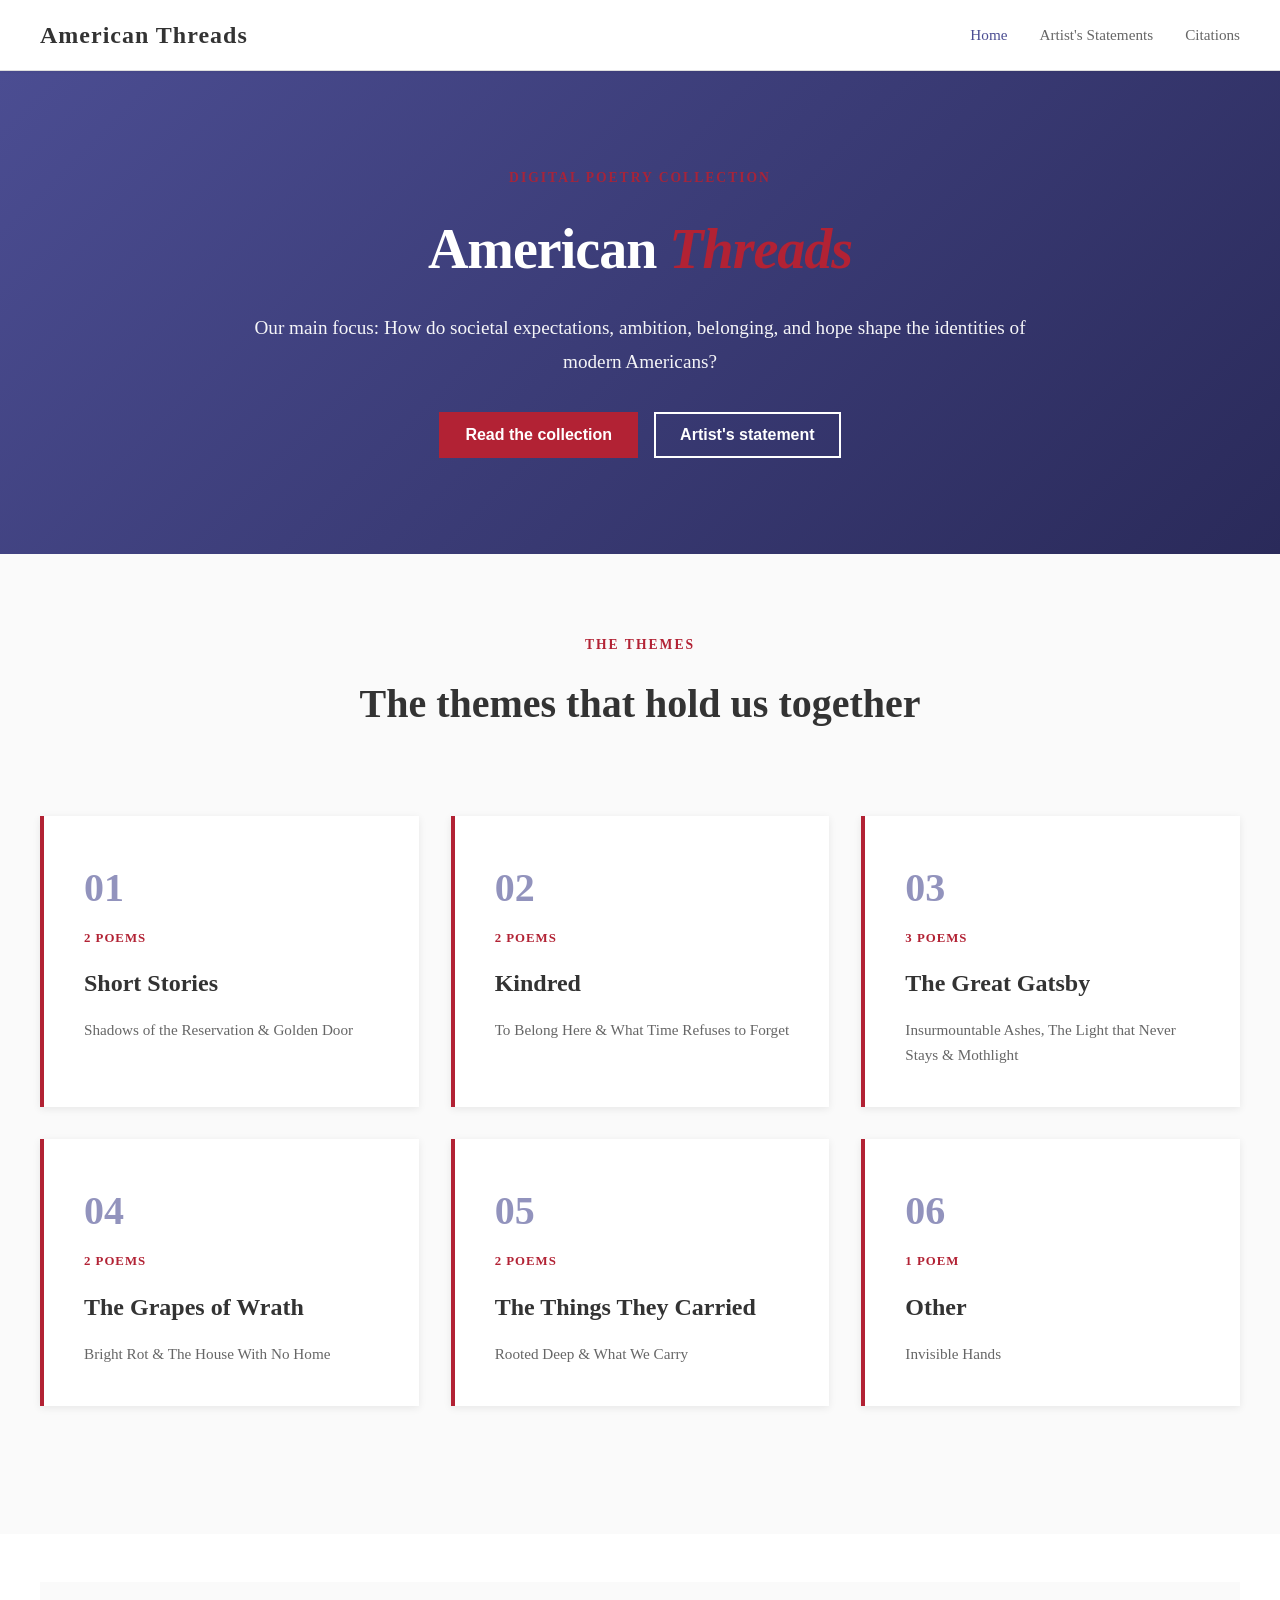
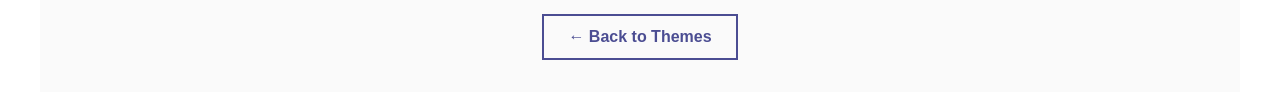
<file: index.html>
<!DOCTYPE html>
<html lang="en">
<head>
    <meta charset="UTF-8">
    <meta name="viewport" content="width=device-width, initial-scale=1.0">
    <title>American Threads</title>
    <link rel="stylesheet" href="style.css">
</head>
<body>
    <!-- Navigation Bar -->
    <nav class="navbar">
        <div class="nav-container">
            <div class="nav-logo">American Threads</div>
            <ul class="nav-menu">
                <li><a href="#home" class="nav-link active">Home</a></li>
                <li><a href="#artist-statements" class="nav-link">Artist's Statements</a></li>
                <li><a href="#citations" class="nav-link">Citations</a></li>
            </ul>
        </div>
    </nav>

    <!-- Hero Header -->
    <header class="hero-header">
        <div class="hero-content">
            <p class="hero-label">DIGITAL POETRY COLLECTION</p>
            <h1 class="hero-title">American <span class="italic-word">Threads</span></h1>
            <p class="hero-subtitle">Our main focus: How do societal expectations, ambition, belonging, and hope shape the identities of modern Americans?</p>
            <div class="hero-buttons">
                <button class="btn btn-primary" id="readBtn">Read the collection</button>
                <button class="btn btn-secondary" id="statementBtn">Artist's statement</button>
            </div>
        </div>
    </header>

    <!-- Themes Section -->
    <section id="poems" class="themes-section">
        <div class="container">
            <div class="section-header">
                <p class="section-label">THE THEMES</p>
                <h2 class="section-title">The themes that hold us together</h2>

            </div>

            <div class="themes-grid">
                <div class="theme-card" data-theme="short-stories">
                    <p class="theme-number">01</p>
                    <p class="theme-count">2 POEMS</p>
                    <h3 class="theme-name">Short Stories</h3>
                    <p class="theme-desc">Shadows of the Reservation &amp; Golden Door</p>
                </div>

                <div class="theme-card" data-theme="kindred">
                    <p class="theme-number">02</p>
                    <p class="theme-count">2 POEMS</p>
                    <h3 class="theme-name">Kindred</h3>
                    <p class="theme-desc">To Belong Here &amp; What Time Refuses to Forget</p>
                </div>

                <div class="theme-card" data-theme="great-gatsby">
                    <p class="theme-number">03</p>
                    <p class="theme-count">3 POEMS</p>
                    <h3 class="theme-name">The Great Gatsby</h3>
                    <p class="theme-desc">Insurmountable Ashes, The Light that Never Stays &amp; Mothlight</p>
                </div>

                <div class="theme-card" data-theme="grapes-of-wrath">
                    <p class="theme-number">04</p>
                    <p class="theme-count">2 POEMS</p>
                    <h3 class="theme-name">The Grapes of Wrath</h3>
                    <p class="theme-desc">Bright Rot &amp; The House With No Home</p>
                </div>

                <div class="theme-card" data-theme="things-carried">
                    <p class="theme-number">05</p>
                    <p class="theme-count">2 POEMS</p>
                    <h3 class="theme-name">The Things They Carried</h3>
                    <p class="theme-desc">Rooted Deep &amp; What We Carry</p>
                </div>

                <div class="theme-card" data-theme="other">
                    <p class="theme-number">06</p>
                    <p class="theme-count">1 POEM</p>
                    <h3 class="theme-name">Other</h3>
                    <p class="theme-desc">Invisible Hands</p>
                </div>
            </div>
        </div>
    </section>

    <!-- Main Content -->
    <main class="container">
        <!-- Poems Display -->
        <div id="poems-display" class="poems-display hidden">
            <!-- Short Stories Section -->
            <section id="short-stories" class="category-section active">
                <h2>Short Stories</h2>
                <article class="poem-card">
                    <h3>Golden Door</h3>
                    <p class="author">By Anish Thota</p>
                    <div class="poem-card-inner">
                        <div class="poem-text">
                            <p>They said their home was gone</p>
                            <p>left somewhere between</p>
                            <p>crowded roads,</p>
                            <p>refugee camps,</p>
                            <p>and the ocean.</p>
                            <p></p>
                            <p>People saw labels,</p>
                            <p>refugee, foreigner, stranger.</p>
                            <p>as if a person</p>
                            <p>could be reduced to a single word.</p>
                            <p></p>
                            <p>But hope survived</p>
                            <p>not as a promise</p>
                            <p>that everything would be fair,</p>
                            <p>but as a refusal to believe</p>
                            <p>that hardship gets the final word.</p>
                            <p></p>
                            <p>Hope survived.</p>
                            <p></p>
                            <p>It lived in grocery stores</p>
                            <p>built from empty pockets,</p>
                            <p>in children learning new languages,</p>
                            <p>in families planting roots</p>
                            <p>where none existed before.</p>
                            <p></p>
                            <p>The world offered fear,</p>
                            <p>like it was an inheritance,</p>
                            <p>a warning passed from generation to generation.</p>
                            <p></p>
                            <p>Yet hope answered with open doors,</p>
                            <p>outstretched hands,</p>
                            <p>and the belief that a nation</p>
                            <p>can become the dream</p>
                            <p>it promises to be.</p>
                        </div>
                        <img src="golden-door.png" alt="Illustration of a person on a mountain peak held in an open hand" class="poem-image">
                    </div>
                </article>

                <article class="poem-card">
                    <h3>Shadows of the Reservation</h3>
                    <p class="author">By Daniel Murphy</p>
                    <div class="poem-card-inner">
                        <div class="poem-text">
                            <p></p>
                            <p>Late at night inside the local corner store,</p>
                            <p>The clerk thinks I'm a threat and nothing more.</p>
                            <p>The cops pull me over and make it clear,</p>
                            <p>That people like me shouldn't be driving here.</p>
                            <p></p>
                            <p>My girlfriend and I fought with words like heavy fists,</p>
                            <p>While in my mind, the violence of history persists.</p>
                            <p>Our love in Seattle turned into a painted war,</p>
                            <p>So I packed my bags and walked right out the door.</p>
                            <p></p>
                            <p>I was the college kid who was supposed to rise,</p>
                            <p>A brand new warrior aiming for the skies.</p>
                            <p>But drinking and deep sadness put me to the test,</p>
                            <p>And basketball is now just a memory in my chest.</p>
                            <p></p>
                            <p>Now answering phones, I hide my Native voice,</p>
                            <p>Living alone in Spokane, I feel like I have no choice.</p>
                            <p>She calls me and claims she'll change the world someday,</p>
                            <p>But lying in the dark, I watch my dreams just fade away.</p>
                        </div>
                        <img src="reservation-1.png" alt="Historical illustration of Native Americans on horseback" class="poem-image">
                    </div>
                </article>
            </section>

            <!-- Kindred Section -->
            <section id="kindred" class="category-section">
                <h2>Kindred</h2>
                
                <article class="poem-card">
                    <h3>To Belong Here</h3>
                    <p class="author">By Max Nyden</p>
                    <div class="poem-card-inner">
                        <div class="poem-text">
                            <p>I twist my tongue to fit the crowd,</p>
                            <p>    To act the way they say I should,</p>
                            <p></p>
                            <p>Cover my parts that stand too proud,</p>
                            <p>    Exchange my roots for "something good."</p>
                            <p></p>
                            <p>Like Dana trapped in another time,</p>
                            <p></p>
                            <p>Forced to survive by changing face,</p>
                            <p>    I learn to silence truth and pride</p>
                            <p>    So I can safely keep my place.</p>
                            <p></p>
                            <p>The past whispers through our skin,</p>
                            <p>    With names we soften, words we hide,</p>
                            <p>    We chase acceptance just to fit in</p>
                            <p>    While leaving pieces of ourselves behind.</p>
                            <p></p>
                            <p>    At school I laugh at jokes I hate,</p>
                            <p>    Pretend the comments do not sting,</p>
                            <p>    I straighten words to sound great,</p>
                            <p>    As if my past means anything.</p>
                            <p></p>
                            <p>    Yet every mirror seems to show</p>
                            <p>    The self I buried deep inside,</p>
                            <p>    A person scared to let it grow,</p>
                            <p>    Too tired of always having to hide.</p>
                            <p></p>
                            <p>    So maybe being red white and blue</p>
                            <p>    Should mean we do not have to blend,</p>
                            <p>    Because a nation strong and true</p>
                            <p>    Makes room for the truths we send.</p>
                        </div>
                        <img src="to-belong-here.png" alt="The Melting Pot cartoon showing America with cans of different cultures" class="poem-image">
                    </div>
                </article>

                <article class="poem-card">
                    <h3>What Time Refuses to Forget</h3>
                    <p class="author">By Daniel Murphy</p>
                    <div class="poem-card-inner">
                        <div class="poem-text">
                            <p>The past and the future are together as one,</p>
                            <p>My ancestors' pain stings me every day,</p>
                            <p>In fields where backs broke under the sun,</p>
                            <p>There's nothing left for them to do or say.</p>
                            <p></p>
                            <p>To be American is to inherit invisible chains,</p>
                            <p>Laboring through roles the world assigns,</p>
                            <p>History echoes through inherited pains,</p>
                            <p>And shapes the identities we hide behind.</p>
                            <p></p>
                            <p>Like the pain of a lost left arm,</p>
                            <p>Or the threat of a snapping whip at bay,</p>
                            <p>We carry what society forces us to bear,</p>
                            <p>Even when time has tried to pull it away.</p>
                            <p></p>
                            <p>History rings loud like an alarm in the night,</p>
                            <p>So what does it mean to live "free" today?</p>
                            <p>We are shaped by shadows, yet reach for light,</p>
                            <p>Still trying to find out who we are along the way.</p>
                        </div>
                        <img src="kindred-field.png" alt="Historical illustration of field workers" class="poem-image">
                    </div>
                </article>
            </section>

            <!-- The Great Gatsby Section -->
            <section id="great-gatsby" class="category-section">
                <h2>The Great Gatsby</h2>
                
                <article class="poem-card">
                    <h3>Insurmountable Ashes</h3>
                    <p class="author">By Max Nyden</p>
                    <div class="poem-card-inner">
                        <div class="poem-text">
                            <p>Ashes never disappear.</p>
                            <p>They settle in sidewalk cracks,</p>
                            <p>Nestle on warehouse roofs,</p>
                            <p>But also in the hands of the poor.</p>
                            <p></p>
                            <p>In the distance gold rains down from above,</p>
                            <p>But all becomes ash when it reaches the ground.</p>
                            <p></p>
                            <p>We are told what we have is what we are,</p>
                            <p>    Measured with a dollar bill ruler.</p>
                            <p></p>
                            <p>Our failures and mistakes become a mountain of ash,</p>
                            <p></p>
                            <p>And at the top lies a perfect green light.</p>
                            <p></p>
                            <p>Pressured by the thoughts of others,</p>
                            <p>We march up the mountain with hope.</p>
                            <p></p>
                            <p>The ash rises faster than our footsteps can climb,</p>
                            <p></p>
                            <p>Burying any path that we make.</p>
                            <p>It is the reason why we try,</p>
                            <p></p>
                            <p>Making us show up every day.</p>
                        </div>
                        <img src="insurmountable-ashes.png" alt="A pile of dark ash" class="poem-image">
                    </div>
                </article>

                <article class="poem-card">
                    <h3>Mothlight</h3>
                    <p class="author">By Anish Thota</p>
                    <div class="poem-card-inner">
                        <div class="poem-text">
                            <p>Every night, the moth returns,</p>
                            <p>spellbound by the porch light's glow.</p>
                            <p>It circles like a prayer,</p>
                            <p>like worship offered to something</p>
                            <p>too bright to understand.</p>
                            <p></p>
                            <p>The light promises warmth,</p>
                            <p>a place where loneliness dissolves,</p>
                            <p>where darkness loses its grip.</p>
                            <p>From far away, it almost looks like love.</p>
                            <p></p>
                            <p>So the moth drifts closer,</p>
                            <p>closer still,</p>
                            <p>ignoring the ash-white wings</p>
                            <p>scattered beneath the bulb</p>
                            <p>like warnings no one survives to tell.</p>
                            <p></p>
                            <p>It believes that at the center</p>
                            <p>it will finally become whole,</p>
                            <p>become noticed,</p>
                            <p>become worthy of wanting.</p>
                            <p></p>
                            <p>But the light never reaches back.</p>
                            <p>It only burns,</p>
                            <p>steady and indifferent,</p>
                            <p>cold beneath all its brightness.</p>
                            <p></p>
                            <p>And still the moth moves nearer,</p>
                            <p>drawn by the cruel illusion</p>
                            <p>that shining things</p>
                            <p>must also know how to love.</p>
                        </div>
                        <img src="mothlight.png" alt="Moths swarming around a light bulb at night" class="poem-image">
                    </div>
                </article>

                <article class="poem-card">
                    <h3>The Light that Never Stays</h3>
                    <p class="author">By Daniel Murphy</p>
                    <div class="poem-card-inner">
                        <div class="poem-text">
                            <p></p>
                            <p>In bright white rooms, we try to play our part,</p>
                            <p>We chase a light that feels so far away,</p>
                            <p>The green light pulls us in, like it knows our heart,</p>
                            <p>But fades, no matter where we are.</p>
                            <p></p>
                            <p>We build dreams on things that do not last,</p>
                            <p>And think that wealth will somehow make us whole,</p>
                            <p>But time moves on and pulls us from the past,</p>
                            <p>And leaves behind the parts we cannot control.</p>
                            <p></p>
                            <p>The color white looks pure but hides the truth,</p>
                            <p>That nothing here can stay the same for long,</p>
                            <p>We lose ourselves while chasing endless youth,</p>
                            <p>And learn too late that most of it was wrong.</p>
                            <p></p>
                            <p>We reach for more, then watch it slip away,</p>
                            <p>Just like the light that never seems to stay.</p>
                        </div>
                        <img src="green-light.png" alt="Green light over dark water" class="poem-image">
                    </div>
                </article>
            </section>

            <!-- The Grapes of Wrath Section -->
            <section id="grapes-of-wrath" class="category-section">
                <h2>The Grapes of Wrath</h2>
                
                <article class="poem-card">
                    <h3>Bright Rot</h3>
                    <p class="author">By Anish Thota</p>
                    <div class="poem-card-inner">
                        <div class="poem-text">
                            <p>Under the grocery store lights,</p>
                            <p>the fruit still shines.</p>
                            <p></p>
                            <p>Apples polished red as stop signs,</p>
                            <p>oranges glowing like miniature suns,</p>
                            <p>grapes sealed in plastic</p>
                            <p>tight enough to suffocate them.</p>
                            <p></p>
                            <p>Everything looks perfect in the store.</p>
                            <p>Perfect enough to sell.</p>
                            <p></p>
                            <p>A worker rolls out another cart while,</p>
                            <p></p>
                            <p>beyond the sliding glass doors,</p>
                            <p></p>
                            <p>someone counts the same few dollars</p>
                            <p></p>
                            <p>over and over,</p>
                            <p></p>
                            <p>hoping the number will change.</p>
                            <p></p>
                            <p>Inside, abundance spills from every aisle.</p>
                            <p>Outside, hunger waits in parked cars</p>
                            <p>with engines running</p>
                            <p>to keep the heat alive.</p>
                            <p></p>
                            <p>And when the fruit softens,</p>
                            <p>when the color dulls just slightly,</p>
                            <p>it is thrown away.</p>
                            <p></p>
                            <p>Bread sealed in garbage bags,</p>
                            <p>milk poured down silver drains</p>
                            <p>while stomachs fold inward</p>
                            <p>a few streets away.</p>
                            <p></p>
                            <p>The dumpsters glow behind the store</p>
                            <p>like hidden orchards.</p>
                            <p>Even rotting,</p>
                            <p>the peaches smell sweet.</p>
                        </div>
                        <img src="bright-rot.png" alt="Food waste in a dumpster" class="poem-image">
                    </div>
                </article>

                <article class="poem-card">
                    <h3>The House With No Home</h3>
                    <p class="author">By Max Nyden</p>
                    <div class="poem-card-inner">
                        <div class="poem-text">
                            <p>A house is one thing,</p>
                            <p>But a home can be much more.</p>
                            <p>In a house you'll find four walls and a roof.</p>
                            <p>At home there will be a voice calling you to dinner.</p>
                            <p></p>
                            <p>Once a house is built it can stand alone forever,</p>
                            <p>While the home must be raised and cared for.</p>
                            <p></p>
                            <p>You can measure a house in square feet,</p>
                            <p>But a home is measured in memories.</p>
                            <p></p>
                            <p>Homes never stay still,</p>
                            <p>A home is the people who refuse to leave you.</p>
                            <p></p>
                            <p>Many leave their house and take home along.</p>
                            <p>This home follows in memory and habit.</p>
                            <p></p>
                            <p>A house with no home has no life,</p>
                            <p>It is barren, boring, and bleak.</p>
                            <p>But as the dust covers it up,</p>
                            <p>It remembers how it once sheltered a home.</p>
                        </div>
                        <img src="house-no-home.png" alt="Abandoned house in a desert landscape" class="poem-image">
                    </div>
                </article>
            </section>

            <!-- The Things They Carried Section -->
            <section id="things-carried" class="category-section">
                <h2>The Things They Carried</h2>
                
                <article class="poem-card">
                    <h3>Rooted Deep</h3>
                    <p class="author">By Daniel Murphy</p>
                    <div class="poem-card-inner">
                        <div class="poem-text">
                            <p></p>
                            <p>Driving around the lake, memories flood in,</p>
                            <p>They stem from roots of pain, trauma, and regret,</p>
                            <p>Heavy and tangible, they linger deep within,</p>
                            <p>Despite time passed, war is not easy to forget.</p>
                            <p></p>
                            <p>Others show sympathy but cannot understand,</p>
                            <p>The never-ending pain of memories in my head,</p>
                            <p>A piece of soul left behind in Vietnam's land,</p>
                            <p>Closing my eyes, all I remember is those who bled.</p>
                            <p></p>
                            <p>I dream of opening up and sharing my thoughts with another.</p>
                            <p>They congratulate me for seven medals, but no silver star,</p>
                            <p>Sinking in the mud, I let go of a dear brother,</p>
                            <p>The war still feels so close, despite being so far.</p>
                            <p></p>
                            <p>Stories hold no power with no one to listen,</p>
                            <p>Facing my regrets alone, there's nobody to care,</p>
                            <p>The fading lives of those lost burn out like a fire's glisten,</p>
                            <p>There's no point in living a life I cannot bear.</p>
                        </div>
                        <img src="rooted-deep-1.png" alt="Soldiers in Vietnam field" class="poem-image">
                    </div>
                </article>

                <article class="poem-card">
                    <h3>What We Carry</h3>
                    <p class="author">By Anish Thota</p>
                    <div class="poem-card-inner">
                        <div class="poem-text">
                            <p>They carried backpacks,</p>
                            <p></p>
                            <p>heavy with textbooks,</p>
                            <p></p>
                            <p>unfinished assignments,</p>
                            <p></p>
                            <p>and the lingering fear</p>
                            <p></p>
                            <p>that one bad grade would be the end.</p>
                            <p></p>
                            <p>They carried suits,</p>
                            <p></p>
                            <p>pressed smooth and wrinkle free,</p>
                            <p></p>
                            <p>stitched together from expectations</p>
                            <p>and definitions of success</p>
                            <p>they never chose themselves.</p>
                            <p></p>
                            <p>They carry headphones,</p>
                            <p>their music loud enough</p>
                            <p>to drown out the whole world</p>
                            <p>but not the loneliness plaguing them.</p>
                            <p></p>
                            <p>And always, they carried their shadows.</p>
                            <p>they stretched across classroom floors</p>
                            <p>followed them through interviews</p>
                            <p>echoed in every reflective window.</p>
                            <p></p>
                            <p>The shadow whispered reminders</p>
                            <p>of every mistake</p>
                            <p>of every comparison</p>
                            <p>of every version of themselves</p>
                            <p>they thought they should be.</p>
                            <p></p>
                            <p>They carried all these things</p>
                            <p>Worn so long they felt like skin.</p>
                            <p></p>
                            <p>And somewhere beneath the weight of it all,</p>
                            <p>they carried themselves</p>
                            <p>still searching for who they were</p>
                            <p>without everything they were told to be.</p>
                        </div>
                        <img src="what-we-carry.png" alt="Illustration of a person with a dark looming shadow figure" class="poem-image">
                    </div>
                </article>
            </section>

            <!-- Other Section -->
            <section id="other" class="category-section">
                <h2>Other</h2>
                
                <article class="poem-card">
                    <h3>Invisible Hands</h3>
                    <p class="author">By Max Nyden</p>
                    <div class="poem-card-inner">
                        <div class="poem-text">
                            <p>Before purple, pink, and yellow touch the sky,</p>
                            <p>Workers bend while trucks roll by.</p>
                            <p>Fingers cut, bruised, and red,</p>
                            <p>Still barely earning daily bread.</p>
                            <p></p>
                            <p>The strawberries are bright and sweet,</p>
                            <p>Yet no one mentions those who survived the heat.</p>
                            <p>They stock the store and feed the land,</p>
                            <p>Overshadowed by the common brand.</p>
                            <p></p>
                            <p>Like the dirt covering the pretty pink</p>
                            <p>Being washed off in the sink.</p>
                            <p>Their hard work and pride,</p>
                            <p>Is simply cast aside.</p>
                            <p></p>
                            <p>And after the burning sun has already set,</p>
                            <p>These hard workers still are breaking a sweat.</p>
                            <p></p>
                            <p>While many others lay their head,</p>
                            <p>Without realizing the tears that have been shed.</p>
                            <p></p>
                            <p>To appreciate is to agree and like,</p>
                            <p>But to respect is to explore the roots on a hike.</p>
                        </div>
                        <img src="invisible-hands.png" alt="Farm workers picking crops in a field" class="poem-image">
                    </div>
                </article>
            </section>
        </div>

        <!-- Navigation between themes -->
        <div class="poems-navigation">
            <button class="poem-nav-btn back-to-themes">← Back to Themes</button>
            <button class="poem-nav-btn prev-theme" style="display: none;">← Previous Theme</button>
            <button class="poem-nav-btn next-theme" style="display: none;">Next Theme →</button>
        </div>

        <!-- Artist's Statements Page -->
        <div id="artist-statements-display" class="artist-statements hidden">
            <h2 class="statements-title">Artist's Statements</h2>
            <p class="statements-intro">Deep dives into each poem from the collection</p>

            <div class="statements-container">
                <article class="statement-card">
                    <h3>To Belong Here</h3>
                    <p class="statement-author">By Max Nyden</p>
                    <p class="statement-poem">Inspired by Kindred</p>
                    <div class="statement-content">
                        <p>This poem is meant to portray the theme of American assimilation as many ethnicities learn to adapt to American life. I was inspired by the novel "Kindred" written by Octavia E. Butler where the main character Dana has to adapt to a different time period when she time travels there. I wanted to specifically target the self changes which occur in assimilation as one tries to force themselves to be more "normal". I portray this when I write, "We chase acceptance just to fit in while leaving pieces of ourselves behind". I thought it was crucial to pinpoint the consequences of forced assimilation to highlight that it's ok not to fit in.</p>
                    </div>
                </article>

                <article class="statement-card">
                    <h3>Invisible Hands</h3>
                    <p class="statement-author">By Max Nyden</p>
                    <p class="statement-poem">Inspired by Fruits of Labor</p>
                    <div class="statement-content">
                        <p>I wrote this poem to highlight the hidden workers which support America, yet do not receive much recognition. This poem was inspired by the film "Fruits of Labor" directed by Emily Cohen Ibañez. This film follows a teenager whose family works as strawberry pickers. I thought this was significant because we often take for granted the luxury of just being able to pick up fresh fruit from a store while there are families who can hardly pay for the fruit which they pick themselves. In my poem I compared "the dirt covering the pretty pink being washed off in the sink" to "their hard work and pride, is simply cast aside". This line is meant to criticize the fact that most people ignore the workers' hard work like easily rinsing dirt off strawberries.</p>
                    </div>
                </article>

                <article class="statement-card">
                    <h3>Insurmountable Ashes</h3>
                    <p class="statement-author">By Max Nyden</p>
                    <p class="statement-poem">Inspired by The Great Gatsby</p>
                    <div class="statement-content">
                        <p>Insurmountable Ashes is meant to emphasize the impossibility of the American dream through combining aspects of the work which inspired me, "The Great Gatsby" written by F. Scott Fitzgerald. This novel follows a man named Gatsby who eventually leads himself down a path of demise while striving for a woman who represents the American dream to him. In the novel there is a valley of ashes which is a small place where the poor of New York City live. When I write, "The ash rises faster than our footsteps can climb, burying any path that we make", I try to represent the impossibility of the American dream by explaining how anyone who tries to reach the green light at the top of the mountain, will inevitably fail to do so.</p>
                    </div>
                </article>

                <article class="statement-card">
                    <h3>The House With No Home</h3>
                    <p class="statement-author">By Max Nyden</p>
                    <p class="statement-poem">Inspired by The Grapes of Wrath</p>
                    <div class="statement-content">
                        <p>This poem was written so that I could explain the concept of what home really is. As I wrote this poem, I was largely inspired by "The Grapes of Wrath" written by John Steinbeck. This work follows the Joad family who ultimately abandons their house in Oklahoma to seek refuge from the dust bowl in California. Through this poem I try to portray home as something more personal and socially connected rather than a physical building. I wrote that "Once a house is built it can stand alone forever, while the home must be raised and cared for". This sentence uses personification, by mentioning that a home can be raised, in order to give home a human feeling, making it socially connected to us.</p>
                    </div>
                </article>

                <article class="statement-card">
                    <h3>Mothlight</h3>
                    <p class="statement-author">By Anish Thota</p>
                    <p class="statement-poem">Inspired by The Great Gatsby</p>
                    <div class="statement-content">
                        <p>Mothlight is a metaphor for the human compulsion to chase beauty, status, and validation that glitters from a distance but offers nothing in return. Inspired by F. Scott Fitzgerald's The Great Gatsby, the poem draws on Gatsby's tragic pursuit of Daisy, a dream that shines like a green light across the water but ultimately burns those who reach for it. The moth does not represent foolishness; it represents a deeply human hunger to be seen, to be wanted, to belong to something luminous. At its core, the poem is a demonstration of how the things we most desperately chase are often the least capable of loving us back.</p>
                    </div>
                </article>

                <article class="statement-card">
                    <h3>Bright Rot</h3>
                    <p class="statement-author">By Anish Thota</p>
                    <p class="statement-poem">Inspired by The Grapes of Wrath</p>
                    <div class="statement-content">
                        <p>Bright Rot is a metaphor for the paradox of abundance and inequality that defines modern American life, inspired by John Steinbeck's The Grapes of Wrath. Just as Steinbeck depicted a nation capable of feeding itself yet allowing families to starve, the poem uses the grocery store as a representation of a system that produces plenty while distributing it unfairly. The gleaming, plastic-wrapped fruit represents the illusion of prosperity, beautiful on the surface, indifferent underneath, while the dumpsters behind the store echo the rotting oranges Steinbeck described being destroyed to keep prices high. Ultimately, the poem asks what it means to live in a country where waste is systemic and hunger is invisible, hidden just beyond the sliding glass doors of comfort.</p>
                    </div>
                </article>

                <article class="statement-card">
                    <h3>What We Carry</h3>
                    <p class="statement-author">By Anish Thota</p>
                    <p class="statement-poem">Inspired by The Things They Carried</p>
                    <div class="statement-content">
                        <p>This poem was inspired by Tim O'Brien's novel <em>The Things They Carried</em>, which explores the physical and emotional burdens soldiers carry during and after the Vietnam War. "What We Carry" extends O'Brien's idea of what we carry from the war and into our everyday lives. Textbooks and the fear of failure; work suits and the things we are told to be; music playing so loud we can't hear our own loneliness. Above all, however, is our shadows — all the memories of past errors, comparisons, what we were told to be that are weighing on our backs. Toward the end, this poem tells us, is simply ourselves beneath it all, still looking to find our selves in all the excess they carry. The poem is a testament to be free from what we carry, to realize they are so worn that they have become our skin, and that they should perhaps be peeled off so we may find who we are under it.</p>
                    </div>
                </article>

                <article class="statement-card">
                    <h3>Golden Door</h3>
                    <p class="statement-author">By Anish Thota</p>
                    <p class="statement-poem">Inspired by On Being a Refugee, an American — and a Human Being</p>
                    <div class="statement-content">
                        <p>The poem Golden Door is inspired by the short story "On Being a Refugee, an American — and a Human Being." This poem perfectly reflects the immigrant and refugee experience in America. You become a refugee, an alien, a stranger, as if these words can capture the full range of human experience and perseverance. The poem challenges this idea. It asserts that there is hope in America — not the fleeting kind, but the strong hope that cannot be denied or taken away. The poem also addresses hardship: empty pockets, language barriers, and intergenerational trauma. However, it suggests that these challenges do not have to define a person. It emphasizes that hope is built when people work together to improve their lives, learn, grow, and help this country truly live up to its name. This poem is a love letter to the ideals of this nation, written from the perspective of immigrants seeking belonging here.</p>
                    </div>
                </article>

                <article class="statement-card">
                    <h3>What Time Refuses to Forget</h3>
                    <p class="statement-author">By Daniel Murphy</p>
                    <p class="statement-poem">Inspired by Kindred</p>
                    <div class="statement-content">
                        <p>This poem is inspired by the novel Kindred, diving deep into themes about the link between the past and the present. In the novel, Dana is physically forced to brutally experience the reality of slavery; however, beyond just time travel, I wanted to capture how the world today is shaped by and deeply connected to history. The "invisible chains" refer to how more subtle modern day racism and American societal expectations tie back to the physical chains of slavery. By incorporating imagery like "a snapping whip" I wanted to show how the pain of history is real and concrete, rather than imaginative and distant. However, the poem also includes an aspect of hope to reform society, expressed as reaching towards "light", implying that through diligent efforts society can be reformed to cushion the effects of the past. The last line implies that this reformation is a complicated and deep process, leaving people to question their own identity and place in the world.</p>
                    </div>
                </article>

                <article class="statement-card">
                    <h3>Shadows of the Reservation</h3>
                    <p class="statement-author">By Daniel Murphy</p>
                    <p class="statement-poem">Inspired by The Lone Ranger and Tonto Fistfight in Heaven</p>
                    <div class="statement-content">
                        <p>The poem, Shadows of the Reservation, inspired by The Lone Ranger and Tonto Fistfight in Heaven, emphasizes the harsh expectations American society has placed upon the narrator on account of his Native American identity. The poem begins by introducing two concrete examples of how White people have pushed away the narrator from being a part of their society, forcing him into isolation. By comparing the toxicity of his relationship with his girlfriend to the brutal dreams of his tribe and white colonists killing each other, the poem describes how these societal expectations have created immense turmoil and instability in his life. Ultimately, because of this isolation and turmoil, he is unable to accomplish his dreams or feel content with his identity as described in the last line, “I watch my dreams fade away”. The third stanza emphasizes how he initially had high ambitions, but his negative experiences influenced by society have suppressed him. The poem hints at how the American dream has failed to include everyone, through placing impossible societal expectations on individuals, simply due to heritage and identity.</p>
                    </div>
                </article>

                <article class="statement-card">
                    <h3>Rooted Deep</h3>
                    <p class="statement-author">By Daniel Murphy</p>
                    <p class="statement-poem">Inspired by The Things They Carried</p>
                    <div class="statement-content">
                        <p>This poem is inspired by Norman Bowker in The Things They Carried, and ties into his feelings of isolation due to an inability to express himself. It shows how others can’t comprehend the depth of his trauma, while he is still completely absorbed in his past experiences and regrets. The poem captures Norman’s need to express himself to others, but hesitation because they struggle to understand his regrets and prefer to focus on positive qualities like the “seven medals”, which Norman overlooks and doesn’t gain any comfort from. The last stanza highlights the main theme about storytelling, and how without it, veterans cannot keep fallen comrades alive and are forced to face their deaths without having a coping mechanism. Ultimately, Norman struggles to find belonging due to societal expectations of being composed and keeping quiet. This leaves him unable to cope with his feelings, making him lose all hope, and leading to his tragic suicide.</p>
                    </div>
                </article>

                <article class="statement-card">
                    <h3>The Light That Never Stays</h3>
                    <p class="statement-author">By Daniel Murphy</p>
                    <p class="statement-poem">Inspired by The Great Gatsby</p>
                    <div class="statement-content">
                        <p>The poem describes how societal expectations force individuals to act classy and wealthy, influencing them to chase idealized realities and material wealth. It focuses on Gatsby's dream about living an idealized reality with Daisy, but emphasizes that he "cannot control" it, highlighting how it is stuck in the past and unretrievable. The poem contrasts society's portrayal of purity (the color white) to reality by describing how it "hides the truth". Additionally, the poem critiques the wealthy's chase of "endless youth", describing how the rich act irresponsibly in desire of living a free and carefree life. Ultimately, the poem emphasizes how the pursuit of an ideal, materialistic life is shaped by illusion, leaving those who chase it trapped in an endless cycle of desire that can never be satisfied.</p>
                    </div>
                </article>
            </div>

            <button class="btn btn-secondary back-home-btn">← Back to Home</button>
        </div>
    </main>

        <!-- Citations Page -->
        <div id="citations-display" class="citations-page hidden">
            <h2 class="statements-title">Citations</h2>
            <p class="statements-intro">Image sources used throughout this collection</p>

            <div class="citations-container">
                <ol class="citations-list">
                    <li>Bennett, Clay. "The Melting Pot." <em>Chattanooga Times Free Press</em>, Google Images, <a href="https://pacechronicle.com/opinion/2018/02/10/more-spices-in-the-melting-pot/" target="_blank">pacechronicle.com</a>. Used in <em>To Belong Here</em>.</li>
                    <li>"California Farmworkers Hit Hard by COVID-19, Study Finds." <em>UC Berkeley Research</em>, University of California Berkeley, <a href="https://vcresearch.berkeley.edu/news/california-farmworkers-hit-hard-covid-19-study-finds" target="_blank">vcresearch.berkeley.edu</a>. Used in <em>Invisible Hands</em>.</li>
                    <li>"Ash Pile." <em>iStock by Getty Images</em>, <a href="https://www.istockphoto.com/photos/ash-pile" target="_blank">www.istockphoto.com</a>. Used in <em>Insurmountable Ashes</em>.</li>
                    <li>"Abandoned House in the Desert Near a Leafless Tree." <em>Magnific</em>, <a href="https://www.magnific.com/free-photo/beautiful-shot-old-abandoned-house-middle-desert-near-leafless-tree_7810602.htm" target="_blank">www.magnific.com</a>. Used in <em>The House With No Home</em>.</li>
                    <li>"African Americans Cutting Sugar Cane on a Plantation in the Deep South." <em>Alamy</em>, <a href="https://www.alamy.com/afroamericans-cutting-sugar-cane-on-a-plantation-in-the-deep-south-image7712433.html" target="_blank">www.alamy.com</a>. Used in <em>What Time Refuses to Forget</em>.</li>
                    <li>"American Indian Wars." <em>Wikipedia</em>, Wikimedia Foundation, <a href="https://en.wikipedia.org/wiki/American_Indian_Wars" target="_blank">en.wikipedia.org</a>. Used in <em>Shadows of the Reservation</em>.</li>
                    <li>"The Things They Carried." <em>CommonLit</em>, <a href="https://www.commonlit.org/texts/fyc-the-things-they-carried-excerpted-and-spin" target="_blank">www.commonlit.org</a>. Used in <em>Rooted Deep</em>.</li>
                    <li>"The Green Light." <em>Eckleburg's Eyes</em>, <a href="https://eckleburgseyes.weebly.com/the-green-light.html" target="_blank">eckleburgseyes.weebly.com</a>. Used in <em>The Light That Never Stays</em>.</li>
                    <li>"Group of Termites Flying Around Light at Night." <em>iStock by Getty Images</em>, <a href="https://plunketts.net/blog/moths-attracted-light" target="_blank">plunketts.net</a>. Used in <em>Mothlight</em>.</li>
                    <li>"The Fight Against Food Waste Comes to Oregon." <em>PIRG</em>, <a href="https://pirg.org/oregon/articles/the-fight-against-food-waste-comes-to-oregon-2/" target="_blank">pirg.org</a>. Used in <em>Bright Rot</em>.</li>
                    <li>"Each Our Own Devil — Young Man Stalked by Monster Shadow." <em>Dreamstime</em>, <a href="https://www.dreamstime.com/each-our-own-devil-young-man-lonely-street-stalked-monster-his-own-shadow-pen-ink-illustration-based-image109199594" target="_blank">www.dreamstime.com</a>. Used in <em>What We Carry</em>.</li>
                    <li>"Climber with Flag Conquering Top of Mountain in Hand." <em>Magnific</em>, <a href="https://www.magnific.com/free-vector/climber-with-flag-conquering-top-mountain-hand_30897129.htm" target="_blank">www.magnific.com</a>. Used in <em>Golden Door</em>.</li>
                </ol>
            </div>

            <button class="btn btn-secondary back-home-btn citations-back-btn">← Back to Home</button>
        </div>

    <script src="script.js"></script>
</body>
</html>
</file>
<file: style.css>
* {
    margin: 0;
    padding: 0;
    box-sizing: border-box;
}

:root {
    --american-red: #B22234;
    --american-blue: #4b4d92;
    --american-white: #FFFFFF;
    --light-gray: #F5F5F5;
    --lighter-gray: #FAFAFA;
    --dark-gray: #333333;
    --medium-gray: #666666;
}

body {
    font-family: 'Georgia', serif;
    line-height: 1.6;
    color: var(--dark-gray);
    background-color: var(--american-white);
}

/* Navigation Bar */
.navbar {
    background-color: var(--american-white);
    border-bottom: 1px solid #ddd;
    padding: 1rem 2rem;
    position: sticky;
    top: 0;
    z-index: 100;
    box-shadow: 0 1px 3px rgba(0, 0, 0, 0.05);
}

.nav-container {
    max-width: 1200px;
    margin: 0 auto;
    display: flex;
    justify-content: space-between;
    align-items: center;
}

.nav-logo {
    font-size: 1.5rem;
    font-weight: bold;
    color: var(--dark-gray);
    letter-spacing: 1px;
}

.nav-menu {
    display: flex;
    list-style: none;
    gap: 2rem;
}

.nav-link {
    text-decoration: none;
    color: var(--medium-gray);
    font-size: 0.95rem;
    font-weight: 500;
    transition: color 0.3s ease;
}

.nav-link:hover,
.nav-link.active {
    color: var(--american-blue);
}

/* Hero Header */
.hero-header {
    background: linear-gradient(135deg, var(--american-blue) 0%, #2a2a5a 100%);
    color: var(--american-white);
    padding: 6rem 2rem;
    text-align: center;
}

.hero-content {
    max-width: 800px;
    margin: 0 auto;
}

.hero-label {
    font-size: 0.85rem;
    text-transform: uppercase;
    letter-spacing: 2px;
    margin-bottom: 1rem;
    opacity: 0.9;
    color: var(--american-red);
    font-weight: 600;
}

.hero-title {
    font-size: 3.5rem;
    margin-bottom: 1rem;
    font-weight: bold;
    letter-spacing: -1px;
}

.italic-word {
    font-style: italic;
    color: var(--american-red);
}

.hero-subtitle {
    font-size: 1.2rem;
    line-height: 1.8;
    margin-bottom: 2rem;
    opacity: 0.95;
}

.hero-essential {
    font-size: 1.25rem;
    font-style: italic;
    opacity: 0.85;
    margin-bottom: 2rem;
    color: var(--american-white);
}

.hero-buttons {
    display: flex;
    gap: 1rem;
    justify-content: center;
    flex-wrap: wrap;
}

.btn {
    padding: 0.75rem 1.5rem;
    font-size: 1rem;
    border: 2px solid var(--american-white);
    cursor: pointer;
    transition: all 0.3s ease;
    text-decoration: none;
    display: inline-block;
    font-weight: 600;
}

.btn-primary {
    background-color: var(--american-red);
    color: var(--american-white);
    border-color: var(--american-red);
}

.btn-primary:hover {
    background-color: transparent;
    color: var(--american-red);
}

.btn-secondary {
    background-color: transparent;
    color: var(--american-white);
    border-color: var(--american-white);
}

.btn-secondary:hover {
    background-color: var(--american-white);
    color: var(--american-blue);
}

/* Themes Section */
.themes-section {
    padding: 5rem 2rem;
    background-color: var(--lighter-gray);
}

.container {
    max-width: 1200px;
    margin: 0 auto;
}

.section-header {
    text-align: center;
    margin-bottom: 4rem;
    display: flex;
    flex-direction: column;
    align-items: center;
}

.section-label {
    font-size: 0.85rem;
    text-transform: uppercase;
    letter-spacing: 2px;
    color: var(--american-red);
    margin-bottom: 1rem;
    font-weight: 600;
}

.section-title {
    font-size: 2.5rem;
    color: var(--dark-gray);
    margin-bottom: 1rem;
    font-weight: bold;
}

.view-all {
    color: var(--american-blue);
    text-decoration: none;
    font-weight: 600;
    margin-top: 0.5rem;
    transition: color 0.3s ease;
}

.view-all:hover {
    color: var(--american-red);
}

/* Themes Grid */
.themes-grid {
    display: grid;
    grid-template-columns: repeat(auto-fit, minmax(300px, 1fr));
    gap: 2rem;
    margin-bottom: 3rem;
}

.theme-card {
    background: var(--american-white);
    padding: 2.5rem;
    border-left: 4px solid var(--american-red);
    box-shadow: 0 2px 8px rgba(0, 0, 0, 0.08);
    cursor: pointer;
    transition: transform 0.3s ease, box-shadow 0.3s ease;
}

.theme-card:hover {
    transform: translateY(-5px);
    box-shadow: 0 8px 16px rgba(0, 0, 0, 0.15);
}

.theme-number {
    font-size: 2.5rem;
    color: var(--american-blue);
    font-weight: bold;
    opacity: 0.6;
    margin-bottom: 0.5rem;
}

.theme-count {
    font-size: 0.8rem;
    text-transform: uppercase;
    letter-spacing: 1px;
    color: var(--american-red);
    margin-bottom: 1rem;
    font-weight: 600;
}

.theme-name {
    font-size: 1.5rem;
    color: var(--dark-gray);
    margin-bottom: 1rem;
    font-weight: 600;
}

.theme-desc {
    color: var(--medium-gray);
    font-size: 0.95rem;
    line-height: 1.6;
}

/* Poems Navigation */
.poems-navigation {
    display: flex;
    justify-content: center;
    gap: 1rem;
    padding: 2rem;
    background-color: var(--lighter-gray);
    margin-top: 3rem;
    flex-wrap: wrap;
}

.poem-nav-btn {
    padding: 0.75rem 1.5rem;
    font-size: 1rem;
    border: 2px solid var(--american-blue);
    background-color: transparent;
    color: var(--american-blue);
    cursor: pointer;
    font-weight: 600;
    transition: all 0.3s ease;
}

.poem-nav-btn:hover {
    background-color: var(--american-blue);
    color: var(--american-white);
}

.poem-nav-btn.disabled {
    opacity: 0.5;
    cursor: not-allowed;
}

.poem-nav-btn.disabled:hover {
    background-color: transparent;
    color: var(--american-blue);
}

/* Artist Statements Page */
.artist-statements {
    padding: 3rem 2rem;
    background: var(--american-white);
    max-width: 1200px;
    margin: 0 auto;
}

.artist-statements.hidden {
    display: none;
}

.statements-title {
    font-size: 2.5rem;
    color: var(--american-blue);
    margin-bottom: 1rem;
    text-align: center;
    font-weight: bold;
}

.statements-intro {
    font-size: 1.1rem;
    color: var(--medium-gray);
    text-align: center;
    margin-bottom: 3rem;
    font-style: italic;
}

.statements-container {
    margin: 0 auto 3rem;
    display: grid;
    gap: 2rem;
}

.statement-card {
    background: var(--american-white);
    border-left: 5px solid var(--american-red);
    border-right: 5px solid var(--american-blue);
    padding: 2rem;
    box-shadow: 0 4px 8px rgba(0, 0, 0, 0.1);
    transition: transform 0.3s ease, box-shadow 0.3s ease;
    word-wrap: break-word;
    overflow-wrap: break-word;
    min-width: 0;
}

.statement-card:hover {
    transform: translateY(-5px);
    box-shadow: 0 8px 16px rgba(0, 0, 0, 0.2);
}

.statement-card h3 {
    font-size: 1.6rem;
    color: var(--american-blue);
    margin-bottom: 0.5rem;
}

.statement-author {
    font-style: italic;
    color: var(--american-red);
    margin-bottom: 0.3rem;
    font-size: 1rem;
}

.statement-poem {
    color: var(--medium-gray);
    font-size: 0.9rem;
    margin-bottom: 1.5rem;
    font-style: italic;
}

.statement-content {
    line-height: 1.9;
    font-size: 1rem;
    color: var(--dark-gray);
    max-height: 220px;
    overflow-y: auto;
}

.statement-content p {
    margin-bottom: 1rem;
}

.back-home-btn {
    display: block;
    margin: 2rem auto;
}

/* Poems Display */
.poems-display {
    padding: 3rem 2rem;
    background: var(--american-white);
}

.poems-display.hidden {
    display: none;
}

.category-section {
    display: none;
}

.category-section.active {
    display: block;
    animation: fadeIn 0.5s ease;
}

.category-section h2 {
    font-size: 2.5rem;
    color: var(--american-blue);
    margin-bottom: 2rem;
    padding-bottom: 1rem;
    border-bottom: 3px solid var(--american-red);
    text-transform: uppercase;
    letter-spacing: 1px;
}

/* Poem Cards */
.poem-card {
    background: var(--american-white);
    border-left: 5px solid var(--american-red);
    border-right: 5px solid var(--american-blue);
    padding: 2rem;
    margin-bottom: 2rem;
    box-shadow: 0 4px 8px rgba(0, 0, 0, 0.1);
    transition: transform 0.3s ease, box-shadow 0.3s ease;
}

.poem-card:hover {
    transform: translateY(-5px);
    box-shadow: 0 8px 16px rgba(0, 0, 0, 0.2);
}

.poem-card h3 {
    font-size: 1.8rem;
    color: var(--american-blue);
    margin-bottom: 0.5rem;
}

.author {
    font-style: italic;
    color: var(--american-red);
    margin-bottom: 1.5rem;
    font-size: 1.1rem;
}

.poem-text {
    line-height: 1.9;
    font-size: 1.05rem;
    color: var(--dark-gray);
}

.poem-text p {
    margin-bottom: 0.5rem;
}

.poem-text em {
    color: var(--american-blue);
    font-size: 0.95rem;
}

/* Artist Statement Section */
.statement-section {
    display: none;
}

.statement-content {
    max-width: 800px;
    margin: 0 auto;
}

.statement-title {
    font-size: 2.5rem;
    color: var(--dark-gray);
    margin-bottom: 1.5rem;
    font-weight: bold;
}

.statement-text {
    font-size: 1.1rem;
    line-height: 1.8;
    color: var(--medium-gray);
    margin-bottom: 1.5rem;
}

.read-full {
    color: var(--american-blue);
    text-decoration: none;
    font-weight: 600;
    transition: color 0.3s ease;
}

.read-full:hover {
    color: var(--american-red);
}

/* Essential Question Section */
.essential-section {
    display: none;
}

/* Poem with image layout */
.poem-card-inner {
    display: flex;
    flex-direction: row;
    gap: 2rem;
    align-items: flex-start;
}

.poem-card-inner .poem-text {
    flex: 1;
    min-width: 0;
}

.poem-image {
    width: 750px;
    max-width: 30%;
    flex-shrink: 0;
    border-radius: 16px;
    object-fit: cover;
}

.poem-images-stack {
    display: flex;
    flex-direction: column;
    gap: 1rem;
    flex-shrink: 0;
    width: 260px;
    max-width: 30%;
}

.poem-images-stack .poem-image {
    width: 100%;
    max-width: 100%;
}

@media (max-width: 768px) {
    .poem-card-inner {
        flex-direction: column;
        align-items: center;
    }
    .poem-image {
        width: 100%;
        max-width: 100%;
    }
    .poem-images-stack {
        width: 100%;
        max-width: 100%;
    }
}

/* Citations Page */
.citations-page {
    padding: 3rem 2rem;
    background: var(--american-white);
}

.citations-page.hidden {
    display: none;
}

.citations-container {
    max-width: 900px;
    margin: 0 auto 3rem;
}

.citations-list {
    list-style: none;
    padding-left: 0;
}

.citations-list li {
    margin-bottom: 1.2rem;
    font-size: 1rem;
    line-height: 1.7;
    color: var(--dark-gray);
    padding-left: 2rem;
    text-indent: -2rem;
}

.citations-list a {
    color: var(--american-blue);
    text-decoration: underline;
    word-break: break-all;
    transition: color 0.3s ease;
}

.citations-list a:hover {
    color: var(--american-red);
}

@keyframes fadeIn {
    from {
        opacity: 0;
        transform: translateY(10px);
    }
    to {
        opacity: 1;
        transform: translateY(0);
    }
}

/* Responsive Design */
@media (max-width: 768px) {
    .nav-menu {
        gap: 1rem;
    }

    .nav-link {
        font-size: 0.9rem;
    }

    .hero-title {
        font-size: 2.5rem;
    }

    .hero-subtitle {
        font-size: 1rem;
    }

    .hero-buttons {
        flex-direction: column;
        align-items: center;
    }

    .btn {
        width: 100%;
        max-width: 300px;
    }

    .section-title {
        font-size: 2rem;
    }

    .themes-grid {
        grid-template-columns: 1fr;
    }

    .category-section h2 {
        font-size: 2rem;
    }

    .poem-card {
        padding: 1.5rem;
    }

    .poem-card h3 {
        font-size: 1.5rem;
    }

    .statement-title {
        font-size: 2rem;
    }

    .essential-question {
        font-size: 1.1rem;
    }

    .poems-navigation {
        flex-direction: column;
    }

    .poem-nav-btn {
        width: 100%;
    }

    .statements-title {
        font-size: 2rem;
    }

    .statement-card {
        padding: 1.5rem;
    }

    .statement-card h3 {
        font-size: 1.4rem;
    }

    .statement-content {
        font-size: 0.95rem;
    }
}

@media (max-width: 480px) {
    .navbar {
        padding: 1rem;
    }

    .nav-container {
        flex-direction: column;
        gap: 1rem;
    }

    .nav-logo {
        font-size: 1.2rem;
    }

    .nav-menu {
        flex-direction: column;
        gap: 0.5rem;
    }

    .hero-header {
        padding: 3rem 1rem;
    }

    .hero-title {
        font-size: 2rem;
    }

    .hero-subtitle {
        font-size: 0.95rem;
    }

    .section-title {
        font-size: 1.5rem;
    }

    .theme-card {
        padding: 1.5rem;
    }

    .poem-card {
        border-left: 3px solid var(--american-red);
        border-right: 3px solid var(--american-blue);
        padding: 1rem;
    }

    .poem-text {
        font-size: 0.95rem;
    }

    .poems-navigation {
        flex-direction: column;
        gap: 0.5rem;
        padding: 1rem;
    }

    .poem-nav-btn {
        width: 100%;
        padding: 0.6rem 1rem;
        font-size: 0.9rem;
    }

    .statements-title {
        font-size: 1.8rem;
    }

    .statements-intro {
        font-size: 1rem;
    }

    .statement-card {
        padding: 1.2rem;
    }

    .statement-card h3 {
        font-size: 1.2rem;
    }

    .statement-author {
        font-size: 0.9rem;
    }

    .statement-content {
        font-size: 0.9rem;
    }
}
</file>
